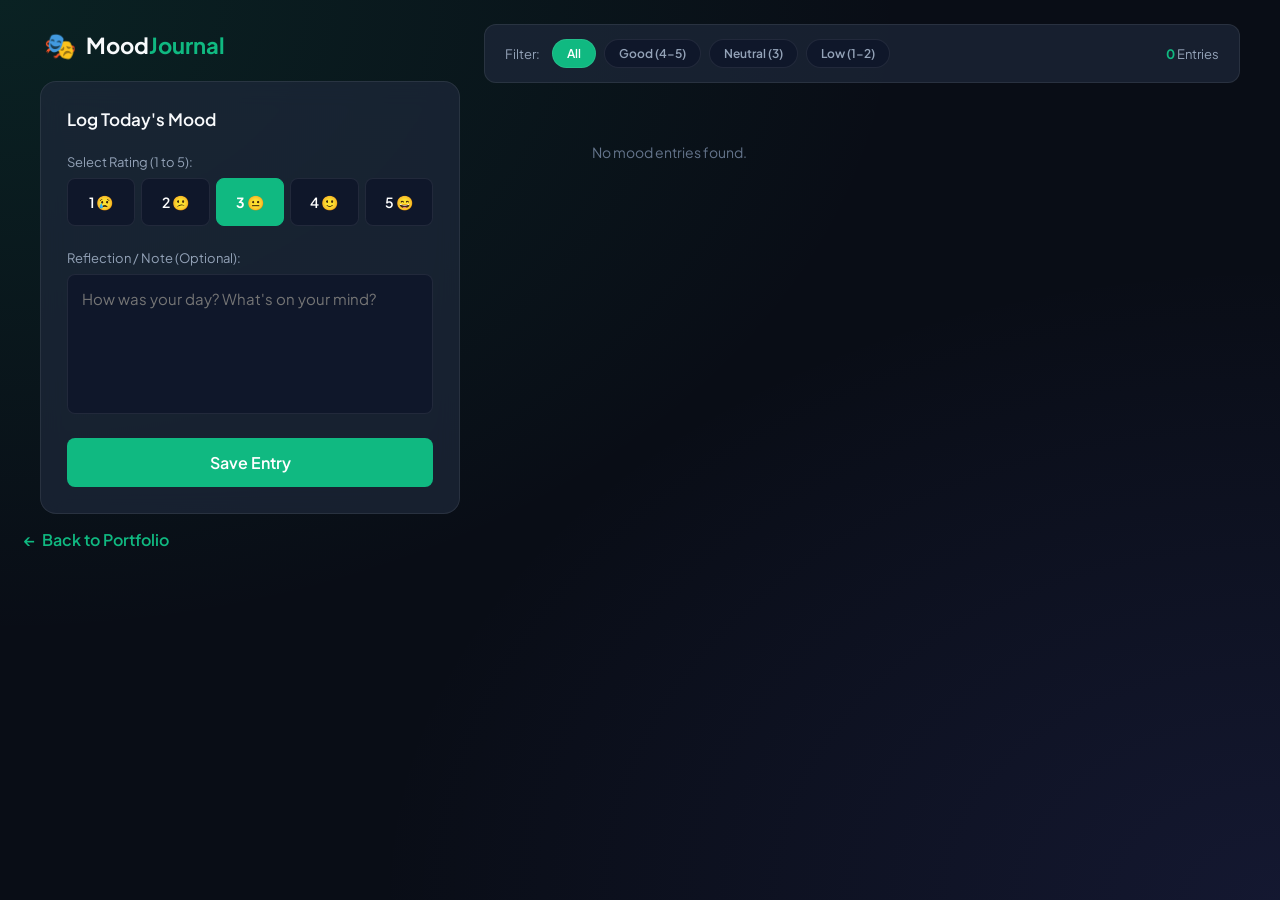
<file: index.html>
<!DOCTYPE html>
<html lang="en">
<head>
    <meta charset="UTF-8">
    <meta name="viewport" content="width=device-width, initial-scale=1.0">
    <title>Mood Journal</title>
    <link href="https://fonts.googleapis.com/css2?family=Plus+Jakarta+Sans:wght@400;500;600;700&display=swap" rel="stylesheet">
    <link rel="stylesheet" href="mood-journal.css">
</head>
<body>

    <div class="app-layout">
        <aside class="sidebar">
            <div class="brand">
                <span class="brand-icon">🎭</span>
                <h2>Mood<span>Journal</span></h2>
            </div>

            <form id="moodForm" class="form-card" onsubmit="event.preventDefault();">
                <h3 id="formTitle">Log Today's Mood</h3>
                
                <div class="input-group">
                    <label>Select Rating (1 to 5):</label>
                    <div class="rating-buttons" id="ratingContainer">
                        <button type="button" class="rate-btn" data-value="1">1 😢</button>
                        <button type="button" class="rate-btn" data-value="2">2 😕</button>
                        <button type="button" class="rate-btn active" data-value="3">3 😐</button>
                        <button type="button" class="rate-btn" data-value="4">4 🙂</button>
                        <button type="button" class="rate-btn" data-value="5">5 😄</button>
                    </div>
                </div>

                <div class="input-group">
                    <label for="noteInput">Reflection / Note (Optional):</label>
                    <textarea id="noteInput" rows="4" placeholder="How was your day? What's on your mind?"></textarea>
                </div>

                <div class="form-actions">
                    <button type="button" id="saveBtn" class="btn-primary">
                        <span id="saveBtnText">Save Entry</span>
                    </button>
                    <button type="button" id="cancelBtn" class="btn-secondary hidden">Cancel</button>
                </div>
            </form>
        </aside>

        <main class="main-content">
            <header class="top-bar">
                <div class="filter-group">
                    <span class="filter-label">Filter:</span>
                    <button class="filter-btn active" data-filter="all">All</button>
                    <button class="filter-btn" data-filter="good">Good (4-5)</button>
                    <button class="filter-btn" data-filter="neutral">Neutral (3)</button>
                    <button class="filter-btn" data-filter="low">Low (1-2)</button>
                </div>
                <div class="stats-badge">
                    <span id="countBadge">0</span> Entries
                </div>
            </header>

            <div id="journalList" class="entries-list"></div>
        </main>
    </div>

    <script src="mood-journal.js"></script>
      <a href="https://mariam-mousa223.github.io/Portfolio/" class="back-link">Back to Portfolio</a>
</body>
</html>
</file>
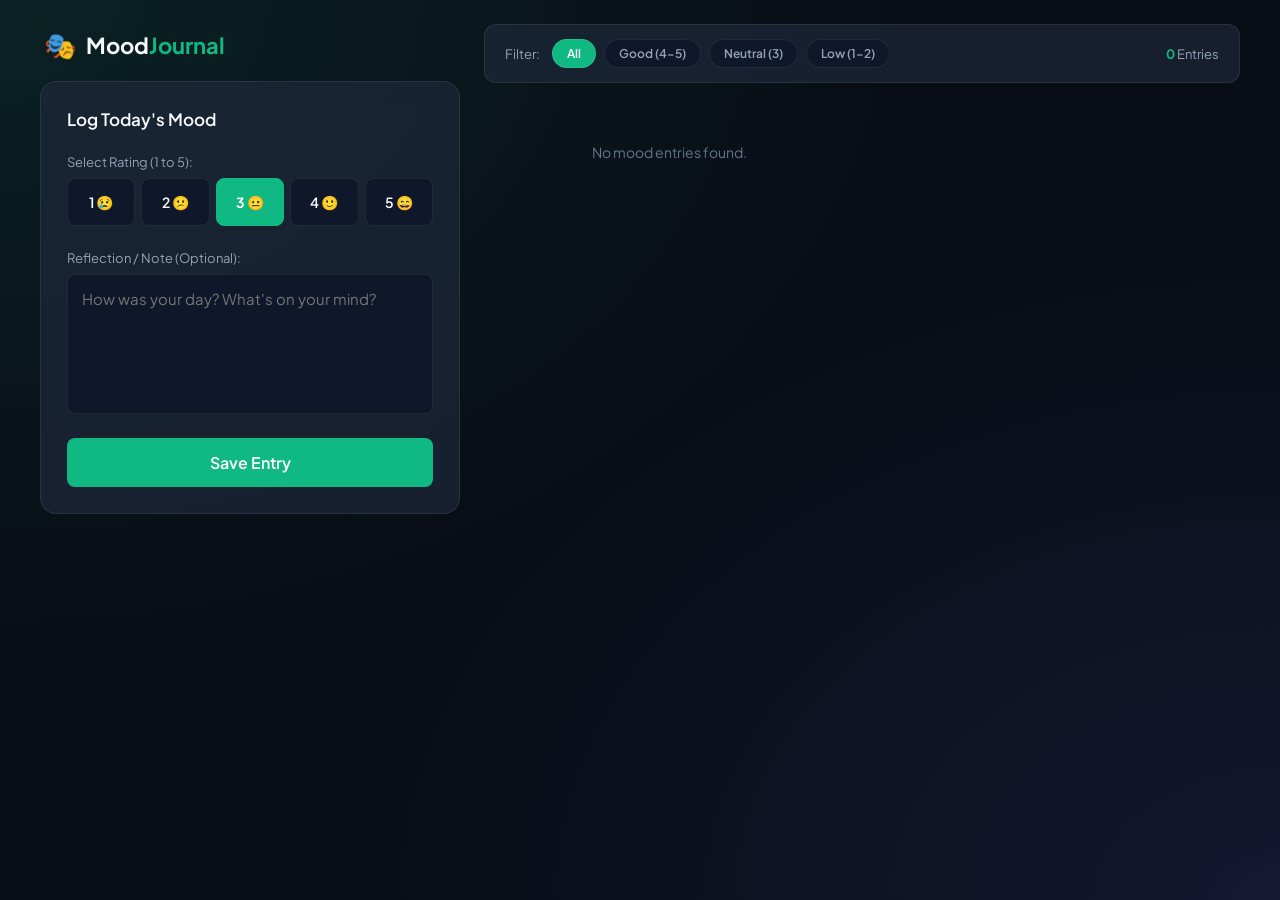
<file: Mood-Journal.html>
<!DOCTYPE html>
<html lang="en">
<head>
    <meta charset="UTF-8">
    <meta name="viewport" content="width=device-width, initial-scale=1.0">
    <title>Mood Journal</title>
    <link href="https://fonts.googleapis.com/css2?family=Plus+Jakarta+Sans:wght@400;500;600;700&display=swap" rel="stylesheet">
    <link rel="stylesheet" href="Mood-Journal.css">
</head>
<body>

    <div class="app-layout">
        <!-- Sidebar Input Form -->
        <aside class="sidebar">
            <div class="brand">
                <span class="brand-icon">🎭</span>
                <h2>Mood<span>Journal</span></h2>
            </div>

            <form id="moodForm" class="form-card" onsubmit="event.preventDefault();">
                <h3 id="formTitle">Log Today's Mood</h3>
                
                <div class="input-group">
                    <label>Select Rating (1 to 5):</label>
                    <div class="rating-buttons" id="ratingContainer">
                        <button type="button" class="rate-btn" data-value="1">1 😢</button>
                        <button type="button" class="rate-btn" data-value="2">2 😕</button>
                        <button type="button" class="rate-btn active" data-value="3">3 😐</button>
                        <button type="button" class="rate-btn" data-value="4">4 🙂</button>
                        <button type="button" class="rate-btn" data-value="5">5 😄</button>
                    </div>
                </div>

                <div class="input-group">
                    <label for="noteInput">Reflection / Note (Optional):</label>
                    <textarea id="noteInput" rows="4" placeholder="How was your day? What's on your mind?"></textarea>
                </div>

                <div class="form-actions">
                    <button type="button" id="saveBtn" class="btn-primary">
                        <span id="saveBtnText">Save Entry</span>
                    </button>
                    <button type="button" id="cancelBtn" class="btn-secondary hidden">Cancel</button>
                </div>
            </form>
        </aside>

        <!-- Main Content Area -->
        <main class="main-content">
            <header class="top-bar">
                <div class="filter-group">
                    <span class="filter-label">Filter:</span>
                    <button class="filter-btn active" data-filter="all">All</button>
                    <button class="filter-btn" data-filter="good">Good (4-5)</button>
                    <button class="filter-btn" data-filter="neutral">Neutral (3)</button>
                    <button class="filter-btn" data-filter="low">Low (1-2)</button>
                </div>
                <div class="stats-badge">
                    <span id="countBadge">0</span> Entries
                </div>
            </header>

            <div id="journalList" class="entries-list"></div>
        </main>
    </div>

    <script src="Mood-Journal.js"></script>
</body>
</html>
</file>
<file: mood-journal.css>
* {
    box-sizing: border-box;
    margin: 0;
    padding: 0;
    font-family: 'Plus Jakarta Sans', sans-serif;
}

body {
    background: #090d16;
    background-image: 
        radial-gradient(at 0% 0%, rgba(16, 185, 129, 0.12) 0px, transparent 50%),
        radial-gradient(at 100% 100%, rgba(99, 102, 241, 0.12) 0px, transparent 50%);
    color: #f8fafc;
    min-height: 100vh;
    padding: 24px;
}

.app-layout {
    max-width: 1200px;
    margin: 0 auto;
    display: grid;
    grid-template-columns: 420px 1fr;
    gap: 24px;
}

.sidebar {
    display: flex;
    flex-direction: column;
    gap: 16px;
    width: 420px;
}

.brand {
    display: flex;
    align-items: center;
    gap: 10px;
    padding: 4px;
}

.brand-icon {
    font-size: 26px;
}

.brand h2 {
    font-size: 22px;
    font-weight: 700;
}

.brand span {
    color: #10b981; 
}

.form-card {
    background: rgba(30, 41, 59, 0.7);
    border: 1px solid rgba(255, 255, 255, 0.08);
    backdrop-filter: blur(12px);
    border-radius: 16px;
    padding: 22px;
    display: flex;
    flex-direction: column;
    gap: 18px;
}

.form-card h3 {
    font-size: 17px;
    font-weight: 600;
}

.input-group {
    display: flex;
    flex-direction: column;
    gap: 8px;
}

.input-group label {
    font-size: 13px;
    color: #94a3b8;
}

.rating-buttons {
    display: grid;
    grid-template-columns: repeat(5, 1fr);
    gap: 6px;
}

.rate-btn {
    background: #0f172a;
    border: 1px solid rgba(255, 255, 255, 0.08);
    color: white;
    padding: 12px 0;
    border-radius: 8px;
    cursor: pointer;
    font-size: 13px;
    transition: all 0.2s;
    text-align: center;
}

.rate-btn.active {
    background: #10b981;
    border-color: #10b981;
    font-weight: 700;
}

textarea {
    background: #0f172a;
    border: 1px solid rgba(255, 255, 255, 0.08);
    padding: 12px;
    border-radius: 8px;
    color: white;
    font-size: 14px;
    outline: none;
    resize: none;
}

textarea:focus {
    border-color: #10b981;
    box-shadow: 0 0 0 3px rgba(16, 185, 129, 0.2);
}

.form-actions {
    display: flex;
    gap: 8px;
}

button {
    border: none;
    padding: 12px;
    border-radius: 8px;
    font-size: 14px;
    font-weight: 600;
    cursor: pointer;
    transition: all 0.2s;
}

.btn-primary {
    background: #10b981;
    color: white;
    width: 100%;
}

.btn-primary:hover {
    background: #059669;
}

.btn-secondary {
    background: #334155;
    color: white;
}

.hidden { display: none; }

.main-content {
    display: flex;
    flex-direction: column;
    gap: 20px;
}

.top-bar {
    display: flex;
    align-items: center;
    justify-content: space-between;
    background: rgba(30, 41, 59, 0.7);
    border: 1px solid rgba(255, 255, 255, 0.08);
    padding: 14px 20px;
    border-radius: 12px;
}

.filter-group {
    display: flex;
    align-items: center;
    gap: 8px;
}

.filter-label {
    font-size: 13px;
    color: #94a3b8;
    margin-right: 4px;
}

.filter-btn {
    background: #0f172a;
    border: 1px solid rgba(255, 255, 255, 0.08);
    color: #94a3b8;
    padding: 6px 14px;
    border-radius: 20px;
    font-size: 12px;
}

.filter-btn.active {
    background: #10b981;
    color: white;
}

.stats-badge {
    font-size: 13px;
    color: #94a3b8;
}

.stats-badge span {
    color: #10b981;
    font-weight: 700;
}
 
.entries-list {
    display: grid;
    grid-template-columns: repeat(auto-fill, minmax(280px, 1fr));
    gap: 16px;
}

.entry-card {
    background: rgba(30, 41, 59, 0.7);
    border: 1px solid rgba(255, 255, 255, 0.08);
    backdrop-filter: blur(12px);
    border-radius: 14px;
    padding: 18px;
    display: flex;
    flex-direction: column;
    justify-content: space-between;
    gap: 16px;
    transition: all 0.2s ease;
}

.entry-card:hover {
    transform: translateY(-3px);
    border-color: rgba(16, 185, 129, 0.4);
}

.entry-left {
    display: flex;
    flex-direction: column;
    gap: 10px;
}

.mood-badge {
    display: inline-flex;
    align-items: center;
    gap: 6px;
    padding: 6px 12px;
    border-radius: 8px;
    font-size: 14px;
    font-weight: 700;
    width: fit-content;
}

.bg-good { background: rgba(34, 197, 94, 0.15); color: #4ade80; border: 1px solid rgba(34, 197, 94, 0.3); }
.bg-neutral { background: rgba(234, 179, 8, 0.15); color: #facc15; border: 1px solid rgba(234, 179, 8, 0.3); }
.bg-low { background: rgba(239, 68, 68, 0.15); color: #f87171; border: 1px solid rgba(239, 68, 68, 0.3); }

.entry-body {
    display: flex;
    flex-direction: column;
    gap: 6px;
}

.entry-date {
    font-size: 11px;
    color: #64748b;
    font-weight: 600;
}

.entry-note {
    font-size: 14px;
    color: #f1f5f9;
    line-height: 1.5;
}

.entry-actions {
    display: flex;
    gap: 8px;
    border-top: 1px solid rgba(255, 255, 255, 0.05);
    padding-top: 12px;
}

.btn-edit, .btn-delete {
    flex: 1;
    padding: 8px;
    font-size: 12px;
    border-radius: 6px;
    text-align: center;
}

.form-card {
    padding-top: 32px;
    padding-bottom: 32px;
    gap: 24px; 
}

textarea {
    min-height: 220px; 
    padding: 16px;
    font-size: 15px;
}

.form-card {
    padding: 26px; 
}

.rate-btn {
    padding: 14px 0; 
    font-size: 14px;
}

textarea {
    min-height: 140px; 
    font-size: 15px;
    padding: 14px;
}

.btn-primary {
    padding: 14px;
    font-size: 16px; 
}

.btn-edit { background: rgba(234, 179, 8, 0.15); color: #facc15; }
.btn-delete { background: rgba(239, 68, 68, 0.15); color: #f87171; }

.back-link {
    display: inline-block;
    margin-top: 15px;
    margin-left: 0px;
    color: #10b981;
    text-decoration: none;
    font-weight: 600;
    
}

.back-link:hover {
    text-decoration: underline;
}
.back-link::before {
  content: "← "; 
  margin-right: 6px; 
  display: inline-block;
  transition: transform 0.2s ease; 
}


.back-link:hover::before {
  transform: translateX(-4px); 
}
</file>
<file: Mood-Journal.css>
* {
    box-sizing: border-box;
    margin: 0;
    padding: 0;
    font-family: 'Plus Jakarta Sans', sans-serif;
}

body {
    background: #090d16;
    background-image: 
        radial-gradient(at 0% 0%, rgba(16, 185, 129, 0.12) 0px, transparent 50%),
        radial-gradient(at 100% 100%, rgba(99, 102, 241, 0.12) 0px, transparent 50%);
    color: #f8fafc;
    min-height: 100vh;
    padding: 24px;
}

.app-layout {
    max-width: 1200px;
    margin: 0 auto;
    display: grid;
    grid-template-columns: 420px 1fr;
    gap: 24px;
}

.sidebar {
    display: flex;
    flex-direction: column;
    gap: 16px;
    width: 420px;
}

.brand {
    display: flex;
    align-items: center;
    gap: 10px;
    padding: 4px;
}

.brand-icon {
    font-size: 26px;
}

.brand h2 {
    font-size: 22px;
    font-weight: 700;
}

.brand span {
    color: #10b981; /* لون زمردي مميز لدفتر المزاج */
}

.form-card {
    background: rgba(30, 41, 59, 0.7);
    border: 1px solid rgba(255, 255, 255, 0.08);
    backdrop-filter: blur(12px);
    border-radius: 16px;
    padding: 22px;
    display: flex;
    flex-direction: column;
    gap: 18px;
}

.form-card h3 {
    font-size: 17px;
    font-weight: 600;
}

.input-group {
    display: flex;
    flex-direction: column;
    gap: 8px;
}

.input-group label {
    font-size: 13px;
    color: #94a3b8;
}

.rating-buttons {
    display: grid;
    grid-template-columns: repeat(5, 1fr);
    gap: 6px;
}

.rate-btn {
    background: #0f172a;
    border: 1px solid rgba(255, 255, 255, 0.08);
    color: white;
    padding: 12px 0;
    border-radius: 8px;
    cursor: pointer;
    font-size: 13px;
    transition: all 0.2s;
    text-align: center;
}

.rate-btn.active {
    background: #10b981;
    border-color: #10b981;
    font-weight: 700;
}

textarea {
    background: #0f172a;
    border: 1px solid rgba(255, 255, 255, 0.08);
    padding: 12px;
    border-radius: 8px;
    color: white;
    font-size: 14px;
    outline: none;
    resize: none;
}

textarea:focus {
    border-color: #10b981;
    box-shadow: 0 0 0 3px rgba(16, 185, 129, 0.2);
}

.form-actions {
    display: flex;
    gap: 8px;
}

button {
    border: none;
    padding: 12px;
    border-radius: 8px;
    font-size: 14px;
    font-weight: 600;
    cursor: pointer;
    transition: all 0.2s;
}

.btn-primary {
    background: #10b981;
    color: white;
    width: 100%;
}

.btn-primary:hover {
    background: #059669;
}

.btn-secondary {
    background: #334155;
    color: white;
}

.hidden { display: none; }

/* Main Area */
.main-content {
    display: flex;
    flex-direction: column;
    gap: 20px;
}

.top-bar {
    display: flex;
    align-items: center;
    justify-content: space-between;
    background: rgba(30, 41, 59, 0.7);
    border: 1px solid rgba(255, 255, 255, 0.08);
    padding: 14px 20px;
    border-radius: 12px;
}

.filter-group {
    display: flex;
    align-items: center;
    gap: 8px;
}

.filter-label {
    font-size: 13px;
    color: #94a3b8;
    margin-right: 4px;
}

.filter-btn {
    background: #0f172a;
    border: 1px solid rgba(255, 255, 255, 0.08);
    color: #94a3b8;
    padding: 6px 14px;
    border-radius: 20px;
    font-size: 12px;
}

.filter-btn.active {
    background: #10b981;
    color: white;
}

.stats-badge {
    font-size: 13px;
    color: #94a3b8;
}

.stats-badge span {
    color: #10b981;
    font-weight: 700;
}

/* Entries Grid - تحويل القائمة لشبكة كروت مريحة على التابلت */
.entries-list {
    display: grid;
    grid-template-columns: repeat(auto-fill, minmax(280px, 1fr));
    gap: 16px;
}

.entry-card {
    background: rgba(30, 41, 59, 0.7);
    border: 1px solid rgba(255, 255, 255, 0.08);
    backdrop-filter: blur(12px);
    border-radius: 14px;
    padding: 18px;
    display: flex;
    flex-direction: column;
    justify-content: space-between;
    gap: 16px;
    transition: all 0.2s ease;
}

.entry-card:hover {
    transform: translateY(-3px);
    border-color: rgba(16, 185, 129, 0.4);
}

.entry-left {
    display: flex;
    flex-direction: column;
    gap: 10px;
}

.mood-badge {
    display: inline-flex;
    align-items: center;
    gap: 6px;
    padding: 6px 12px;
    border-radius: 8px;
    font-size: 14px;
    font-weight: 700;
    width: fit-content;
}

.bg-good { background: rgba(34, 197, 94, 0.15); color: #4ade80; border: 1px solid rgba(34, 197, 94, 0.3); }
.bg-neutral { background: rgba(234, 179, 8, 0.15); color: #facc15; border: 1px solid rgba(234, 179, 8, 0.3); }
.bg-low { background: rgba(239, 68, 68, 0.15); color: #f87171; border: 1px solid rgba(239, 68, 68, 0.3); }

.entry-body {
    display: flex;
    flex-direction: column;
    gap: 6px;
}

.entry-date {
    font-size: 11px;
    color: #64748b;
    font-weight: 600;
}

.entry-note {
    font-size: 14px;
    color: #f1f5f9;
    line-height: 1.5;
}

.entry-actions {
    display: flex;
    gap: 8px;
    border-top: 1px solid rgba(255, 255, 255, 0.05);
    padding-top: 12px;
}

.btn-edit, .btn-delete {
    flex: 1;
    padding: 8px;
    font-size: 12px;
    border-radius: 6px;
    text-align: center;
}

/* زيادة ارتفاع النموذج طولياً */
.form-card {
    padding-top: 32px;
    padding-bottom: 32px;
    gap: 24px; /* توسيع المسافات الرأسية بين العناصر */
}

textarea {
    min-height: 220px; /* زيادة طول مربع النص بشكل ملحوظ */
    padding: 16px;
    font-size: 15px;
}

/* تكبير عناصر النموذج الداخلي */
.form-card {
    padding: 26px; /* زيادة الهوامش الداخلية */
}

.rate-btn {
    padding: 14px 0; /* تكبير أزرار الأرقام */
    font-size: 14px;
}

textarea {
    min-height: 140px; /* زيادة ارتفاع مربع النص للكتابة براحة */
    font-size: 15px;
    padding: 14px;
}

.btn-primary {
    padding: 14px;
    font-size: 16px; /* تكبير زر Save */
}

.btn-edit { background: rgba(234, 179, 8, 0.15); color: #facc15; }
.btn-delete { background: rgba(239, 68, 68, 0.15); color: #f87171; }
</file>
